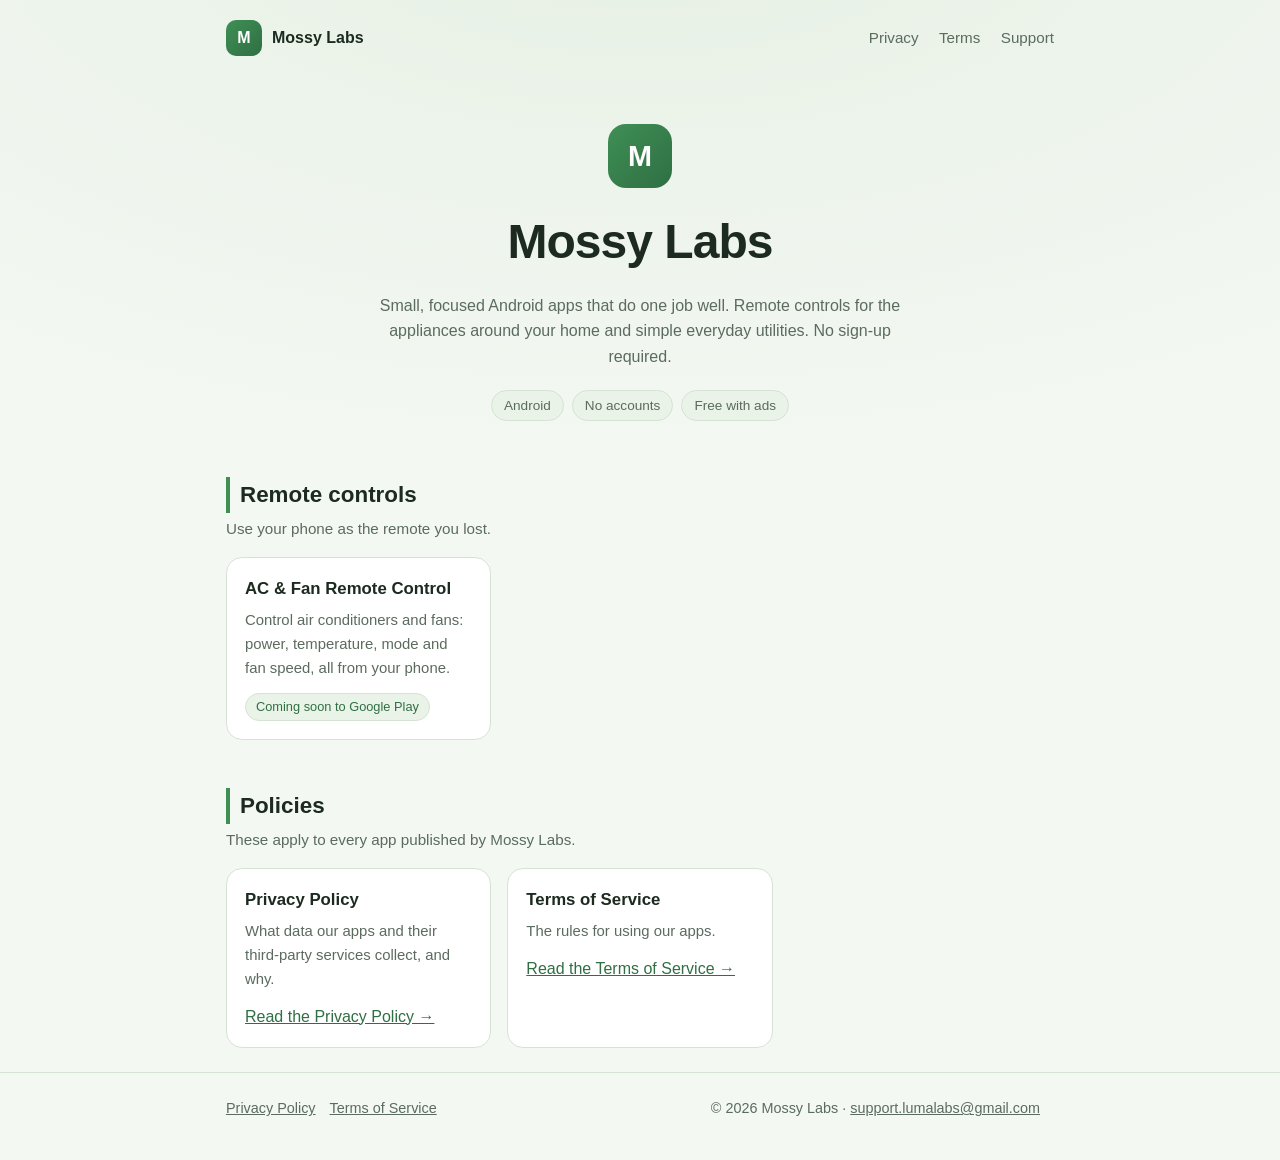
<file: index.html>
<!doctype html>
<html lang="en">
<head>
  <meta charset="utf-8">
  <meta name="viewport" content="width=device-width, initial-scale=1">
  <title>Mossy Labs — Mobile Apps for Android</title>
  <meta name="description" content="Mossy Labs builds small, focused Android apps: infrared remote controls and everyday utilities.">
  <link rel="stylesheet" href="style.css">
</head>
<body>
  <header class="top">
    <div class="wrap">
      <a class="brand" href="./"><span class="logo">M</span>Mossy Labs</a>
      <nav>
        <a href="privacy-policy.html">Privacy</a>
        <a href="terms-of-service.html">Terms</a>
        <a href="mailto:support.lumalabs@gmail.com">Support</a>
      </nav>
    </div>
  </header>

  <main class="wrap">
    <div class="hero">
      <div class="logo">M</div>
      <h1>Mossy Labs</h1>
      <p>Small, focused Android apps that do one job well. Remote controls for the appliances around your home and simple everyday utilities. No sign-up required.</p>
      <div class="chips">
        <span class="chip">Android</span>
        <span class="chip">No accounts</span>
        <span class="chip">Free with ads</span>
      </div>
    </div>

    <section id="apps">
      <h2>Remote controls</h2>
      <p class="sub">Use your phone as the remote you lost.</p>
      <div class="grid">
        <div class="card">
          <h3>AC &amp; Fan Remote Control</h3>
          <p>Control air conditioners and fans: power, temperature, mode and fan speed, all from your phone.</p>
          <span class="badge">Coming soon to Google Play</span>
        </div>
      </div>
    </section>

    <section id="legal">
      <h2>Policies</h2>
      <p class="sub">These apply to every app published by Mossy Labs.</p>
      <div class="grid">
        <div class="card">
          <h3>Privacy Policy</h3>
          <p>What data our apps and their third-party services collect, and why.</p>
          <a href="privacy-policy.html">Read the Privacy Policy →</a>
        </div>
        <div class="card">
          <h3>Terms of Service</h3>
          <p>The rules for using our apps.</p>
          <a href="terms-of-service.html">Read the Terms of Service →</a>
        </div>
      </div>
    </section>
  </main>

  <footer>
    <div class="wrap">
      <div><a href="privacy-policy.html">Privacy Policy</a><a href="terms-of-service.html">Terms of Service</a></div>
      <div>© 2026 Mossy Labs · <a href="mailto:support.lumalabs@gmail.com">support.lumalabs@gmail.com</a></div>
    </div>
  </footer>
</body>
</html>
</file>
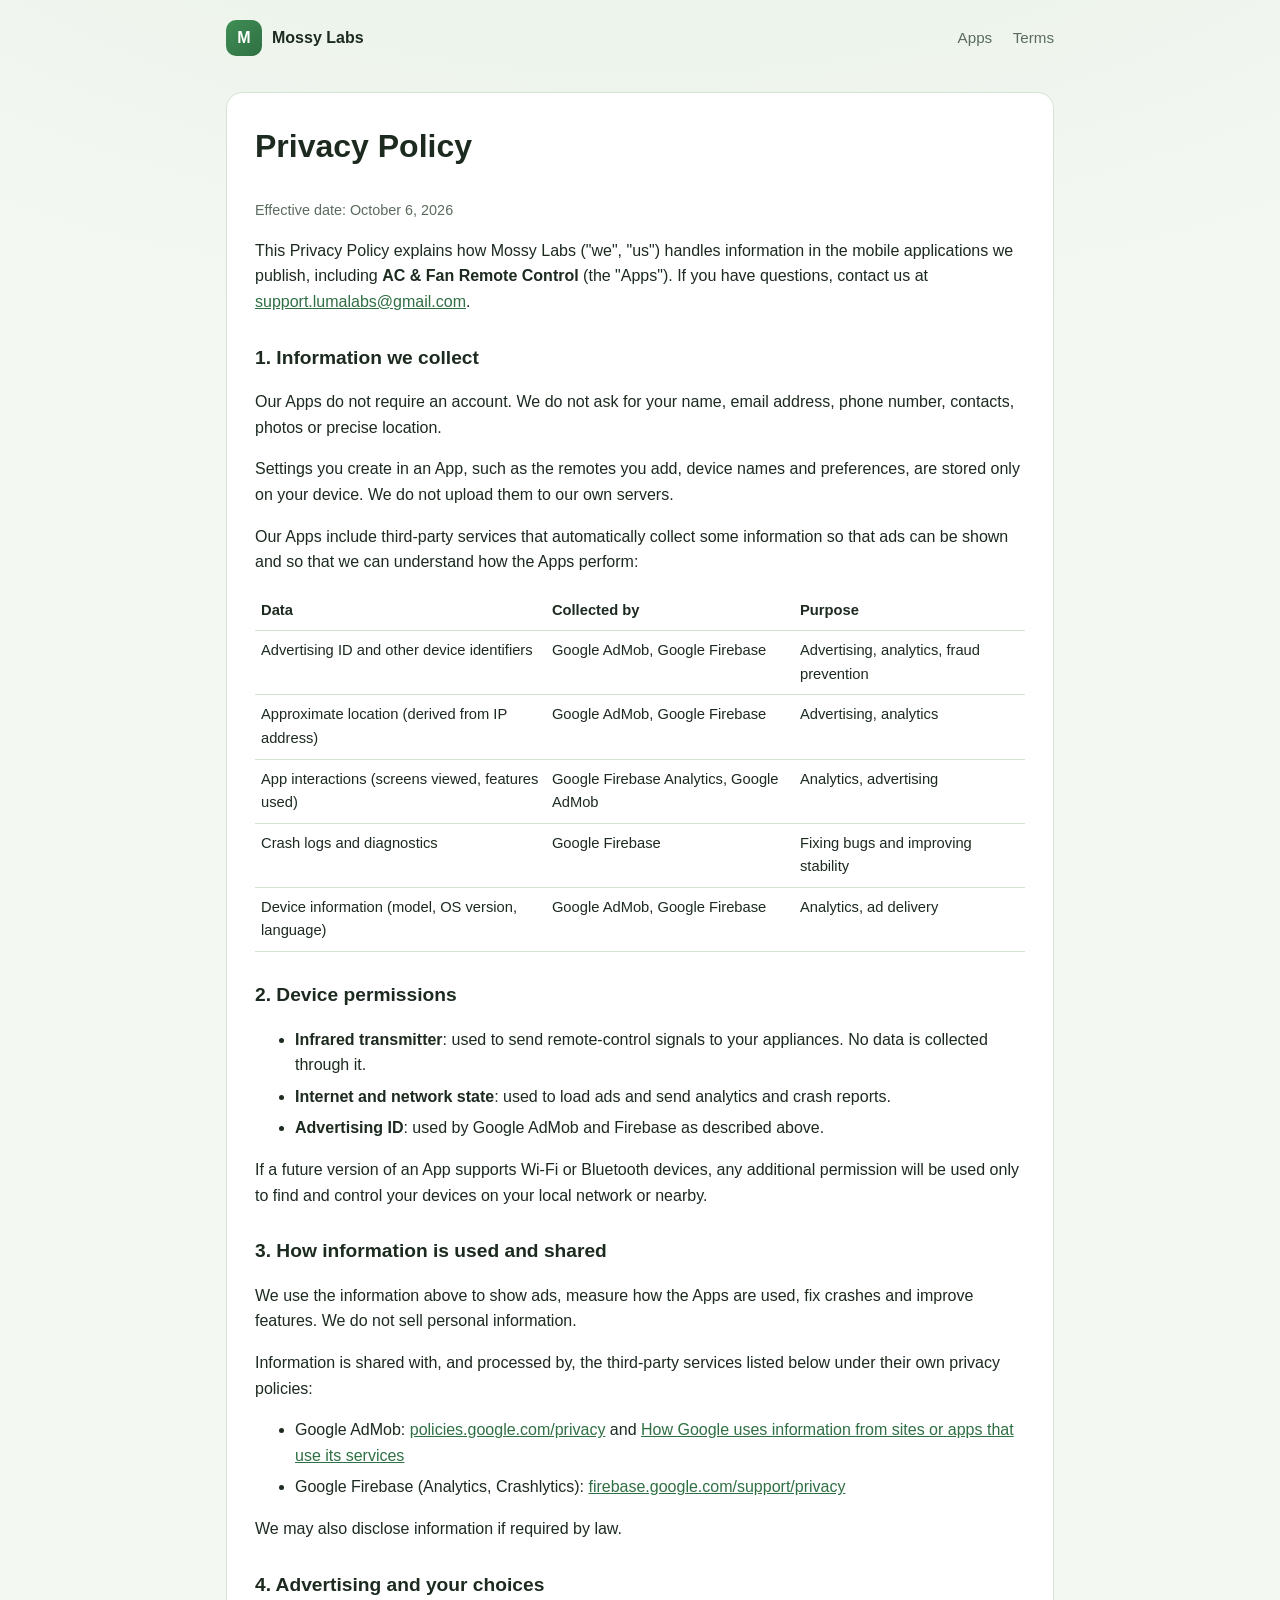
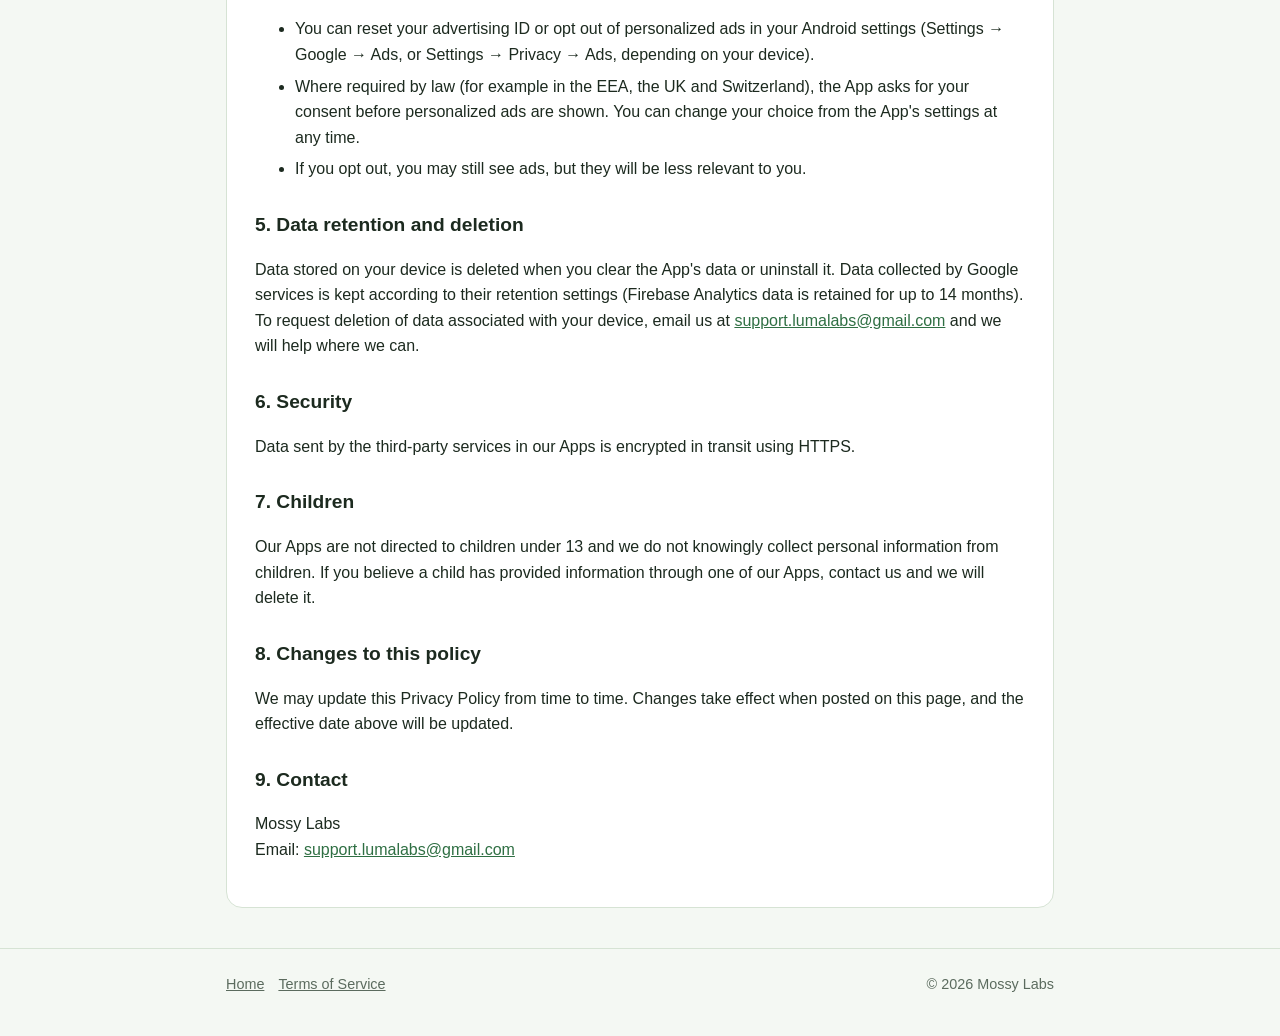
<file: privacy-policy.html>
<!doctype html>
<html lang="en">
<head>
  <meta charset="utf-8">
  <meta name="viewport" content="width=device-width, initial-scale=1">
  <title>Privacy Policy — Mossy Labs</title>
  <meta name="description" content="Privacy Policy for apps published by Mossy Labs.">
  <link rel="stylesheet" href="style.css">
</head>
<body>
  <header class="top">
    <div class="wrap">
      <a class="brand" href="./"><span class="logo">M</span>Mossy Labs</a>
      <nav>
        <a href="./">Apps</a>
        <a href="terms-of-service.html">Terms</a>
      </nav>
    </div>
  </header>

  <main class="wrap">
    <article class="doc">
      <h1>Privacy Policy</h1>
      <p class="meta">Effective date: October 6, 2026</p>

      <p>This Privacy Policy explains how Mossy Labs ("we", "us") handles information in the mobile applications we publish, including <strong>AC &amp; Fan Remote Control</strong> (the "Apps"). If you have questions, contact us at <a href="mailto:support.lumalabs@gmail.com">support.lumalabs@gmail.com</a>.</p>

      <h2>1. Information we collect</h2>
      <p>Our Apps do not require an account. We do not ask for your name, email address, phone number, contacts, photos or precise location.</p>
      <p>Settings you create in an App, such as the remotes you add, device names and preferences, are stored only on your device. We do not upload them to our own servers.</p>
      <p>Our Apps include third-party services that automatically collect some information so that ads can be shown and so that we can understand how the Apps perform:</p>
      <table>
        <thead><tr><th>Data</th><th>Collected by</th><th>Purpose</th></tr></thead>
        <tbody>
          <tr><td>Advertising ID and other device identifiers</td><td>Google AdMob, Google Firebase</td><td>Advertising, analytics, fraud prevention</td></tr>
          <tr><td>Approximate location (derived from IP address)</td><td>Google AdMob, Google Firebase</td><td>Advertising, analytics</td></tr>
          <tr><td>App interactions (screens viewed, features used)</td><td>Google Firebase Analytics, Google AdMob</td><td>Analytics, advertising</td></tr>
          <tr><td>Crash logs and diagnostics</td><td>Google Firebase</td><td>Fixing bugs and improving stability</td></tr>
          <tr><td>Device information (model, OS version, language)</td><td>Google AdMob, Google Firebase</td><td>Analytics, ad delivery</td></tr>
        </tbody>
      </table>

      <h2>2. Device permissions</h2>
      <ul>
        <li><strong>Infrared transmitter</strong>: used to send remote-control signals to your appliances. No data is collected through it.</li>
        <li><strong>Internet and network state</strong>: used to load ads and send analytics and crash reports.</li>
        <li><strong>Advertising ID</strong>: used by Google AdMob and Firebase as described above.</li>
      </ul>
      <p>If a future version of an App supports Wi-Fi or Bluetooth devices, any additional permission will be used only to find and control your devices on your local network or nearby.</p>

      <h2>3. How information is used and shared</h2>
      <p>We use the information above to show ads, measure how the Apps are used, fix crashes and improve features. We do not sell personal information.</p>
      <p>Information is shared with, and processed by, the third-party services listed below under their own privacy policies:</p>
      <ul>
        <li>Google AdMob: <a href="https://policies.google.com/privacy" rel="noopener">policies.google.com/privacy</a> and <a href="https://policies.google.com/technologies/ads" rel="noopener">How Google uses information from sites or apps that use its services</a></li>
        <li>Google Firebase (Analytics, Crashlytics): <a href="https://firebase.google.com/support/privacy" rel="noopener">firebase.google.com/support/privacy</a></li>
      </ul>
      <p>We may also disclose information if required by law.</p>

      <h2>4. Advertising and your choices</h2>
      <ul>
        <li>You can reset your advertising ID or opt out of personalized ads in your Android settings (Settings → Google → Ads, or Settings → Privacy → Ads, depending on your device).</li>
        <li>Where required by law (for example in the EEA, the UK and Switzerland), the App asks for your consent before personalized ads are shown. You can change your choice from the App's settings at any time.</li>
        <li>If you opt out, you may still see ads, but they will be less relevant to you.</li>
      </ul>

      <h2>5. Data retention and deletion</h2>
      <p>Data stored on your device is deleted when you clear the App's data or uninstall it. Data collected by Google services is kept according to their retention settings (Firebase Analytics data is retained for up to 14 months). To request deletion of data associated with your device, email us at <a href="mailto:support.lumalabs@gmail.com">support.lumalabs@gmail.com</a> and we will help where we can.</p>

      <h2>6. Security</h2>
      <p>Data sent by the third-party services in our Apps is encrypted in transit using HTTPS.</p>

      <h2>7. Children</h2>
      <p>Our Apps are not directed to children under 13 and we do not knowingly collect personal information from children. If you believe a child has provided information through one of our Apps, contact us and we will delete it.</p>

      <h2>8. Changes to this policy</h2>
      <p>We may update this Privacy Policy from time to time. Changes take effect when posted on this page, and the effective date above will be updated.</p>

      <h2>9. Contact</h2>
      <p>Mossy Labs<br>Email: <a href="mailto:support.lumalabs@gmail.com">support.lumalabs@gmail.com</a></p>
    </article>
  </main>

  <footer>
    <div class="wrap">
      <div><a href="./">Home</a><a href="terms-of-service.html">Terms of Service</a></div>
      <div>© 2026 Mossy Labs</div>
    </div>
  </footer>
</body>
</html>
</file>
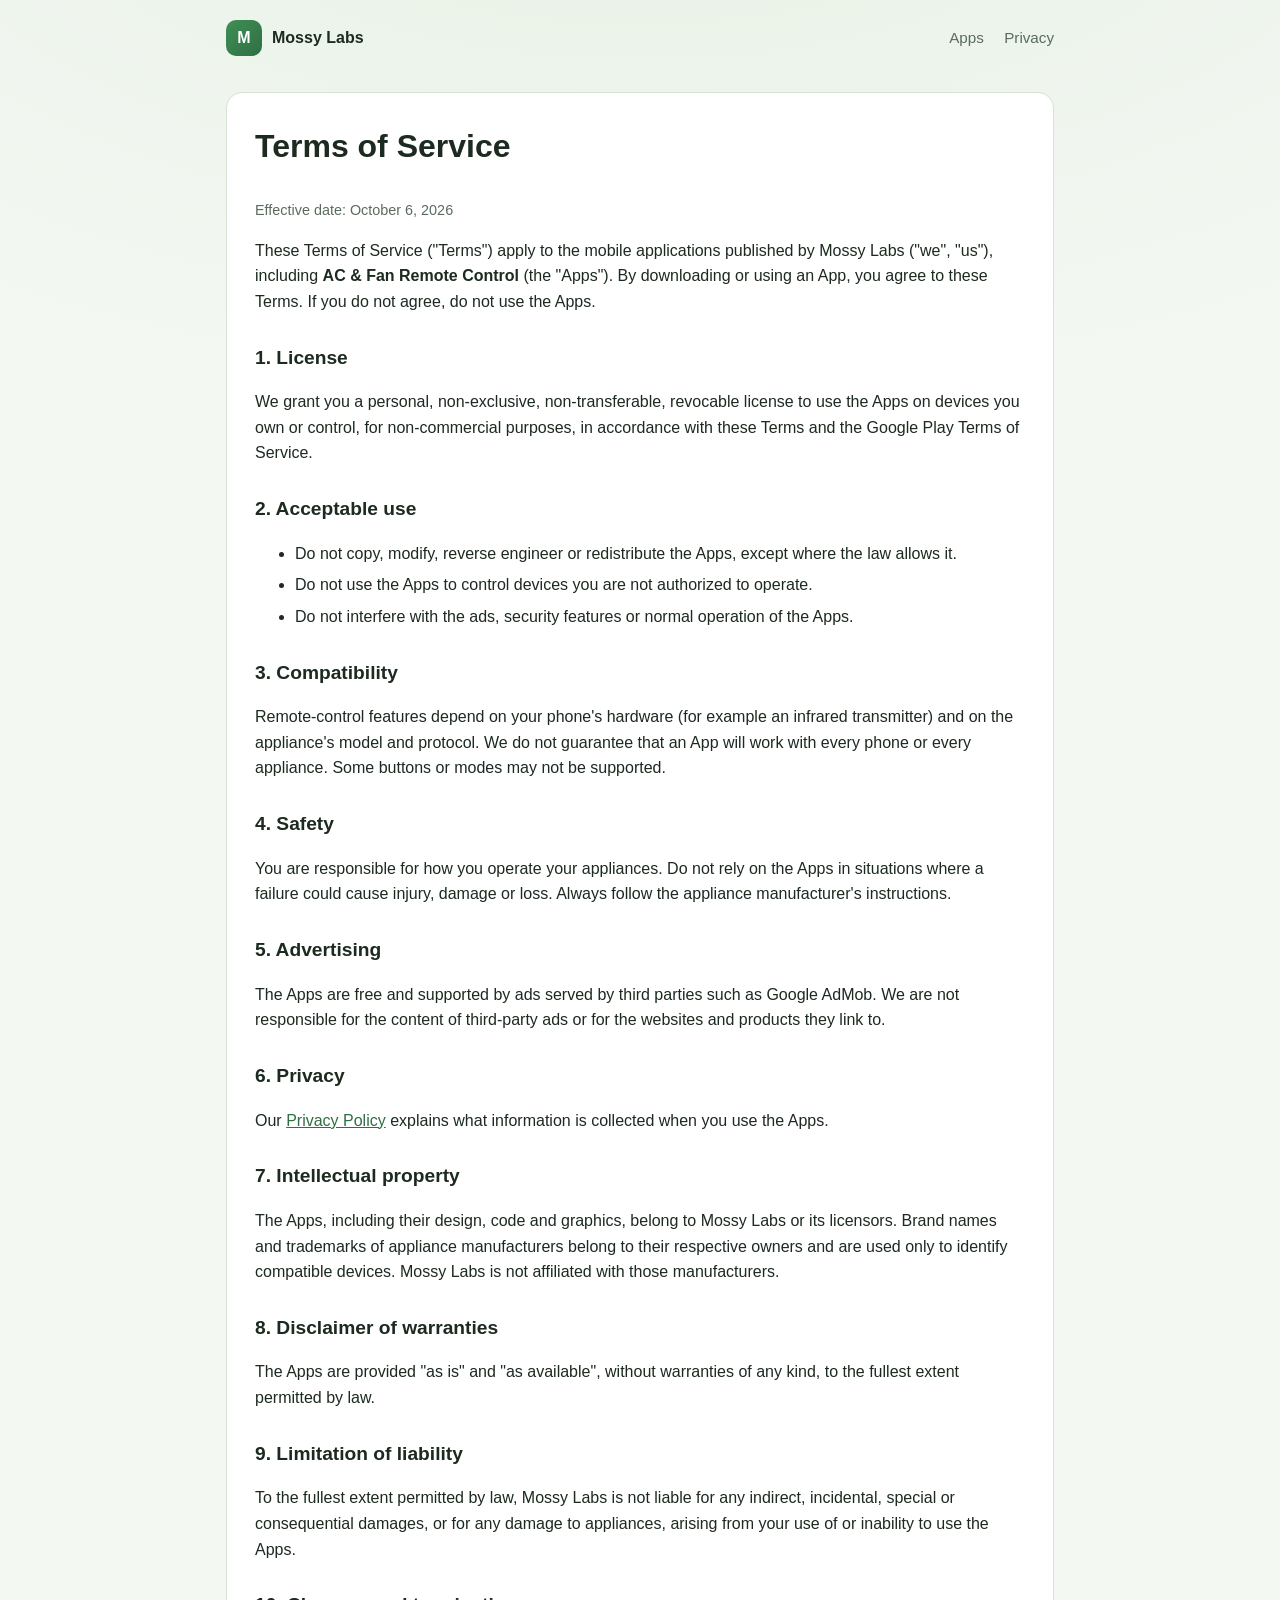
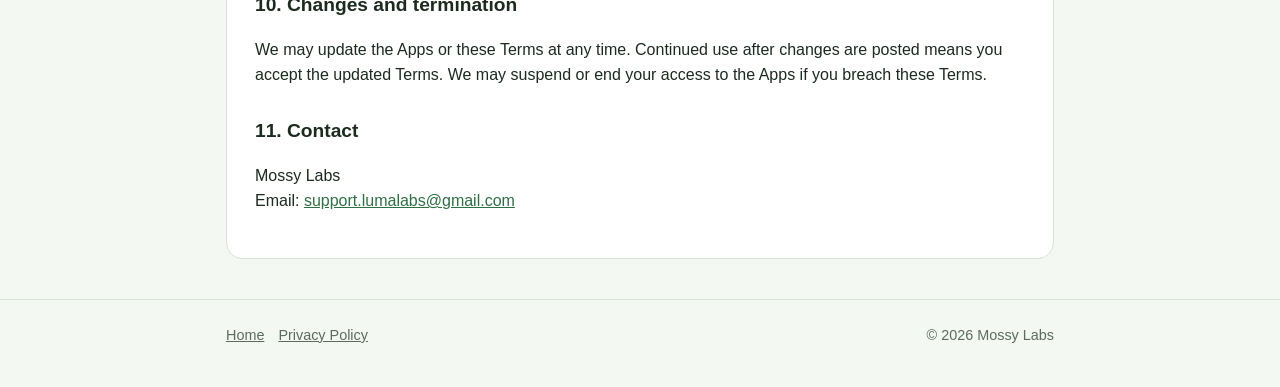
<file: terms-of-service.html>
<!doctype html>
<html lang="en">
<head>
  <meta charset="utf-8">
  <meta name="viewport" content="width=device-width, initial-scale=1">
  <title>Terms of Service — Mossy Labs</title>
  <meta name="description" content="Terms of Service for apps published by Mossy Labs.">
  <link rel="stylesheet" href="style.css">
</head>
<body>
  <header class="top">
    <div class="wrap">
      <a class="brand" href="./"><span class="logo">M</span>Mossy Labs</a>
      <nav>
        <a href="./">Apps</a>
        <a href="privacy-policy.html">Privacy</a>
      </nav>
    </div>
  </header>

  <main class="wrap">
    <article class="doc">
      <h1>Terms of Service</h1>
      <p class="meta">Effective date: October 6, 2026</p>

      <p>These Terms of Service ("Terms") apply to the mobile applications published by Mossy Labs ("we", "us"), including <strong>AC &amp; Fan Remote Control</strong> (the "Apps"). By downloading or using an App, you agree to these Terms. If you do not agree, do not use the Apps.</p>

      <h2>1. License</h2>
      <p>We grant you a personal, non-exclusive, non-transferable, revocable license to use the Apps on devices you own or control, for non-commercial purposes, in accordance with these Terms and the Google Play Terms of Service.</p>

      <h2>2. Acceptable use</h2>
      <ul>
        <li>Do not copy, modify, reverse engineer or redistribute the Apps, except where the law allows it.</li>
        <li>Do not use the Apps to control devices you are not authorized to operate.</li>
        <li>Do not interfere with the ads, security features or normal operation of the Apps.</li>
      </ul>

      <h2>3. Compatibility</h2>
      <p>Remote-control features depend on your phone's hardware (for example an infrared transmitter) and on the appliance's model and protocol. We do not guarantee that an App will work with every phone or every appliance. Some buttons or modes may not be supported.</p>

      <h2>4. Safety</h2>
      <p>You are responsible for how you operate your appliances. Do not rely on the Apps in situations where a failure could cause injury, damage or loss. Always follow the appliance manufacturer's instructions.</p>

      <h2>5. Advertising</h2>
      <p>The Apps are free and supported by ads served by third parties such as Google AdMob. We are not responsible for the content of third-party ads or for the websites and products they link to.</p>

      <h2>6. Privacy</h2>
      <p>Our <a href="privacy-policy.html">Privacy Policy</a> explains what information is collected when you use the Apps.</p>

      <h2>7. Intellectual property</h2>
      <p>The Apps, including their design, code and graphics, belong to Mossy Labs or its licensors. Brand names and trademarks of appliance manufacturers belong to their respective owners and are used only to identify compatible devices. Mossy Labs is not affiliated with those manufacturers.</p>

      <h2>8. Disclaimer of warranties</h2>
      <p>The Apps are provided "as is" and "as available", without warranties of any kind, to the fullest extent permitted by law.</p>

      <h2>9. Limitation of liability</h2>
      <p>To the fullest extent permitted by law, Mossy Labs is not liable for any indirect, incidental, special or consequential damages, or for any damage to appliances, arising from your use of or inability to use the Apps.</p>

      <h2>10. Changes and termination</h2>
      <p>We may update the Apps or these Terms at any time. Continued use after changes are posted means you accept the updated Terms. We may suspend or end your access to the Apps if you breach these Terms.</p>

      <h2>11. Contact</h2>
      <p>Mossy Labs<br>Email: <a href="mailto:support.lumalabs@gmail.com">support.lumalabs@gmail.com</a></p>
    </article>
  </main>

  <footer>
    <div class="wrap">
      <div><a href="./">Home</a><a href="privacy-policy.html">Privacy Policy</a></div>
      <div>© 2026 Mossy Labs</div>
    </div>
  </footer>
</body>
</html>
</file>
<file: style.css>
:root {
  --bg: #f4f8f3;
  --bg-2: #e6f0e4;
  --card: #ffffff;
  --text: #1c2a1f;
  --muted: #5b6b5e;
  --accent: #3f8f55;
  --accent-2: #2f6f43;
  --border: #d6e3d4;
  --chip: #eaf3e8;
}
@media (prefers-color-scheme: dark) {
  :root {
    --bg: #121a14;
    --bg-2: #18241b;
    --card: #1b271e;
    --text: #e6efe7;
    --muted: #9fb3a3;
    --accent: #6cc386;
    --accent-2: #8fd6a4;
    --border: #2b3b2f;
    --chip: #223226;
  }
}
* { box-sizing: border-box; }
html { -webkit-text-size-adjust: 100%; }
body {
  margin: 0;
  font-family: -apple-system, BlinkMacSystemFont, "Segoe UI", Roboto, Helvetica, Arial, sans-serif;
  line-height: 1.6;
  color: var(--text);
  background: radial-gradient(1200px 600px at 50% -10%, var(--bg-2), var(--bg));
  background-color: var(--bg);
  min-height: 100vh;
}
a { color: var(--accent-2); }
.wrap { max-width: 860px; margin: 0 auto; padding: 0 16px; }

header.top { padding: 20px 0; }
header.top .wrap { display: flex; align-items: center; justify-content: space-between; gap: 12px; }
.brand { display: flex; align-items: center; gap: 10px; text-decoration: none; color: var(--text); font-weight: 700; }
.logo {
  width: 36px; height: 36px; border-radius: 10px;
  background: linear-gradient(135deg, var(--accent), var(--accent-2));
  color: #fff; display: grid; place-items: center; font-weight: 800;
}
nav a { margin-left: 16px; text-decoration: none; color: var(--muted); font-size: 0.95rem; }
nav a:hover { color: var(--text); }

.hero { text-align: center; padding: 48px 0 32px; }
.hero .logo { width: 64px; height: 64px; border-radius: 18px; font-size: 1.8rem; margin: 0 auto 16px; }
.hero h1 { font-size: clamp(2rem, 6vw, 3rem); margin: 0 0 12px; letter-spacing: -0.02em; }
.hero p { color: var(--muted); max-width: 560px; margin: 0 auto 20px; }
.chips { display: flex; flex-wrap: wrap; justify-content: center; gap: 8px; }
.chip { background: var(--chip); border: 1px solid var(--border); border-radius: 999px; padding: 4px 12px; font-size: 0.85rem; color: var(--muted); }

section { padding: 24px 0; }
section h2 { font-size: 1.4rem; margin: 0 0 4px; border-left: 4px solid var(--accent); padding-left: 10px; }
section > p.sub { color: var(--muted); margin: 0 0 16px; font-size: 0.95rem; }
.grid { display: grid; grid-template-columns: repeat(auto-fill, minmax(240px, 1fr)); gap: 16px; }
.card { background: var(--card); border: 1px solid var(--border); border-radius: 16px; padding: 18px; }
.card h3 { margin: 0 0 6px; font-size: 1.05rem; }
.card p { margin: 0 0 12px; color: var(--muted); font-size: 0.93rem; }
.badge { display: inline-block; font-size: 0.8rem; padding: 3px 10px; border-radius: 999px; background: var(--chip); color: var(--accent-2); border: 1px solid var(--border); }

.doc { background: var(--card); border: 1px solid var(--border); border-radius: 16px; padding: 28px; margin: 16px 0 40px; }
.doc h1 { margin-top: 0; font-size: 2rem; }
.doc h2 { font-size: 1.2rem; margin-top: 28px; }
.doc .meta { color: var(--muted); font-size: 0.9rem; }
.doc li { margin-bottom: 6px; }
.doc table { width: 100%; border-collapse: collapse; font-size: 0.92rem; }
.doc th, .doc td { text-align: left; border-bottom: 1px solid var(--border); padding: 8px 6px; vertical-align: top; }

footer { border-top: 1px solid var(--border); padding: 24px 0 40px; color: var(--muted); font-size: 0.9rem; }
footer .wrap { display: flex; flex-wrap: wrap; justify-content: space-between; gap: 12px; }
footer a { color: var(--muted); margin-right: 14px; }

@media (max-width: 560px) {
  nav a { margin-left: 10px; }
  .doc { padding: 18px; }
  .doc table, .doc thead, .doc tbody, .doc tr, .doc th, .doc td { display: block; }
  .doc thead { display: none; }
  .doc td { border: none; padding: 2px 0; }
  .doc tr { border-bottom: 1px solid var(--border); padding: 8px 0; }
}
</file>
